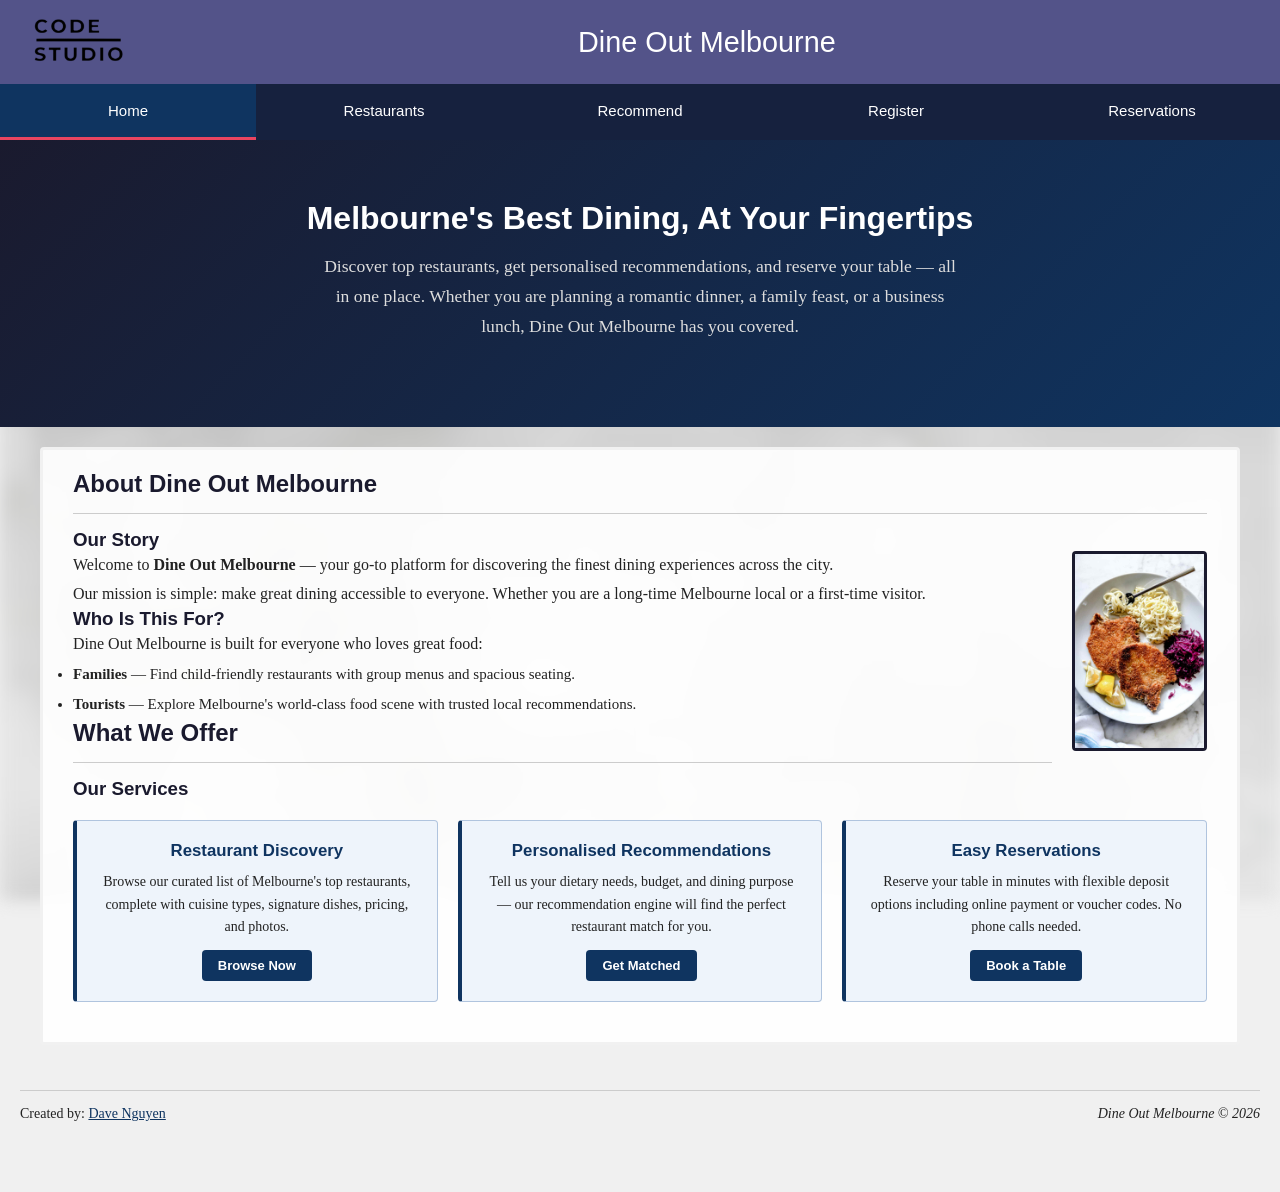
<file: index.html>
<!DOCTYPE html>
<html lang="en">
    <head>
        <meta charset="utf-8">
        <meta name="viewport" content="width=device-width, initial-scale=1.0">
        <meta name="description" content="Dine Out Melbourne - Discover, recommend and reserve the best restaurants in Melbourne">
        <meta name="keywords" content="Melbourne, restaurants, dining, reservations, food, recommendations">
        <meta name="author" content="Dave Nguyen">
        <link href="css/style.css" rel="stylesheet">
        <title>Home - Dine Out Melbourne</title>
    </head>

    <body>
        <header>
            <div class="heading">
                <a href="index.html">
                    <img src="images/Logo.png" alt="Dine Out Melbourne logo">
                </a>
                <h1>Dine Out Melbourne</h1>
            </div>

            <!--Navigation-->
            <nav class="menubar">
                <a href="index.html" class="active">Home</a>
                <a href="restaurants.html">Restaurants</a>
                <a href="recommend.html">Recommend</a>
                <a href="register.html">Register</a>
                <a href="reservation.html">Reservations</a>
            </nav>
        </header>

        <div class="bg-image"></div>

        <!--Banner-->
        <section class="hero">
            <h2>Melbourne's Best Dining, At Your Fingertips</h2>
            <p>
                Discover top restaurants, get personalised recommendations, and reserve your
                table — all in one place. Whether you are planning a romantic dinner, a family
                feast, or a business lunch, Dine Out Melbourne has you covered.
            </p>
        </section>

        <!--Main-->
        <main>
            <div class="bg-text">
                <article>
                    <h2>About Dine Out Melbourne</h2>
                    <hr>
                    <section>
                        <h3>Our Story</h3>
                        <img class="page-image" src="images/Schnitzel.jpg"
                             alt="A beautifully presented dish at a Melbourne restaurant">
                        <p>
                            Welcome to <strong>Dine Out Melbourne</strong> — your go-to platform for
                            discovering the finest dining experiences across the city.
                        </p>
                        <p>
                            Our mission is simple: make great dining accessible to everyone. Whether
                            you are a long-time Melbourne local or a first-time visitor.
                        </p>
                    </section>

                    <!--Target Users-->
                    <section>
                        <h3>Who Is This For?</h3>
                        <p>Dine Out Melbourne is built for everyone who loves great food:</p>
                        <ul>
                            <li>
                                <strong>Families</strong> — Find child-friendly restaurants with group
                                menus and spacious seating.
                            </li>
                            <li>
                                <strong>Tourists</strong> — Explore Melbourne's world-class food scene
                                with trusted local recommendations.
                            </li>
                        </ul>
                    </section>
                </article>

                <!--Services-->
                <article>
                    <h2>What We Offer</h2>
                    <hr>
                    <section>
                        <h3>Our Services</h3>
                        <div class="features-grid">
                            <div class="feature-item">
                                <h3>Restaurant Discovery</h3>
                                <p>
                                    Browse our curated list of Melbourne's top restaurants, complete with
                                    cuisine types, signature dishes, pricing, and photos.
                                </p>
                                <a href="restaurants.html" class="btn btn-secondary"
                                   style="margin-top:12px; display:inline-block; font-size:13px; padding:8px 16px;">
                                    Browse Now
                                </a>
                            </div>

                            <div class="feature-item">
                                <h3>Personalised Recommendations</h3>
                                <p>
                                    Tell us your dietary needs, budget, and dining purpose — our
                                    recommendation engine will find the perfect restaurant match for you.
                                </p>
                                <a href="recommend.html" class="btn btn-secondary"
                                   style="margin-top:12px; display:inline-block; font-size:13px; padding:8px 16px;">
                                    Get Matched
                                </a>
                            </div>

                            <div class="feature-item">
                                <h3>Easy Reservations</h3>
                                <p>
                                    Reserve your table in minutes with flexible deposit options including
                                    online payment or voucher codes. No phone calls needed.
                                </p>
                                <a href="reservation.html" class="btn btn-secondary"
                                   style="margin-top:12px; display:inline-block; font-size:13px; padding:8px 16px;">
                                    Book a Table
                                </a>
                            </div>
                        </div>
                    </section>
                </article>
            </div>
        </main>

        <!--Footer-->
        <footer>
            <hr>
            <span class="footer-contact">
                Created by: <a href="mailto:104697710@student.swin.edu.au">Dave Nguyen</a>
            </span>
            <span class="footer-txt">
                <em>Dine Out Melbourne &copy; 2026</em>
            </span>
        </footer>
        <script src="js/script.js"></script>
    </body>
</html>
</file>
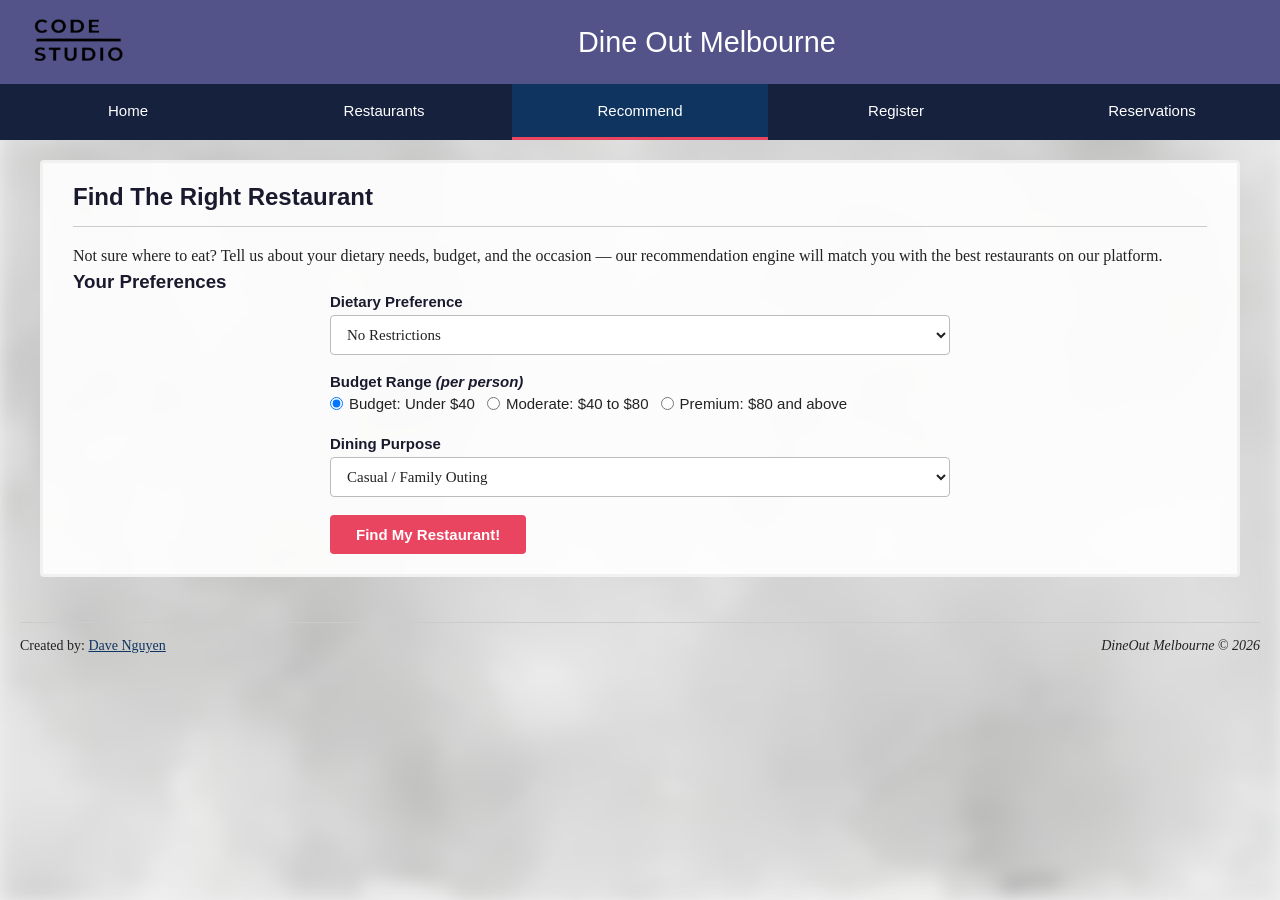
<file: recommend.html>
<!DOCTYPE html>
<html lang="en">
    <head>
        <meta charset="utf-8">
        <meta name="viewport" content="width=device-width, initial-scale=1.0">
        <meta name="description" content="Get personalised restaurant recommendations on Dine Out Melbourne">
        <meta name="keywords" content="Melbourne, restaurant recommendation, dining, food, preferences">
        <meta name="author" content="Dave Nguyen">
        <link href="css/style.css" rel="stylesheet">
        <title>Recommend - Dine Out Melbourne</title>
    </head>

    <body>
        <header>
            <div class="heading">
                <a href="index.html">
                    <img src="images/Logo.png" alt="Dine Out Melbourne logo">
                </a>
                <h1>Dine Out Melbourne</h1>
            </div>
            
            <nav class="menubar"> <!--"active" class marks Recommend as the current page-->
                <a href="index.html">Home</a>
                <a href="restaurants.html">Restaurants</a>
                <a href="recommend.html" class="active">Recommend</a>
                <a href="register.html">Register</a>
                <a href="reservation.html">Reservations</a>
            </nav>
        </header>

        <div class="bg-image"></div>

        <!--Main-->
        <main>
            <div class="bg-text">
                <h2>Find The Right Restaurant</h2>
                <hr>
                <p>
                    Not sure where to eat? Tell us about your dietary needs, budget, and the
                    occasion — our recommendation engine will match you with the best restaurants
                    on our platform.
                </p>

                <!--Recommendation Form-->
                <section>
                    <h3>Your Preferences</h3>
                    <!--
                        All logic for this form is handled in js/script.js — getRecommendations().
                        The function reads the values of #diet, input[name="budget"], and #purpose,
                        applies scoring rules against the restaurant database, then renders
                        matched results inside #recommendation-results.
                    -->
                    <form id="recommend-form" class="form-container" novalidate>
                        <div class="form-group"> <!--Dietary Preference-->
                            <label for="diet">Dietary Preference</label>
                            <select id="diet" name="diet">
                                <option value="none">No Restrictions</option>
                                <option value="vegan">Vegan</option>
                                <option value="vegetarian">Vegetarian</option>
                                <option value="halal">Halal</option>
                            </select>
                        </div>

                        <!--Budget Range — radio buttons so all options are visible at a glance-->
                        <div class="form-group">
                            <label>Budget Range <em>(per person)</em></label>
                            <div class="radio-group">
                                <label>
                                    <input type="radio" name="budget" value="budget" checked>
                                    Budget: Under $40
                                </label>
                                <label>
                                    <input type="radio" name="budget" value="moderate">
                                    Moderate: $40 to $80
                                </label>
                                <label>
                                    <input type="radio" name="budget" value="premium">
                                    Premium: $80 and above
                                </label>
                            </div>
                        </div>

                        <!--Dining Options-->
                        <div class="form-group">
                            <label for="purpose">Dining Purpose</label>
                            <select id="purpose" name="purpose">
                                <option value="casual">Casual / Family Outing</option>
                                <option value="business">Business / Professional</option>
                                <option value="street">Quick Meal / Street Food</option>
                            </select>
                        </div>

                        <!--Error message shown by js if something goes wrong-->
                        <p id="recommend-error" class="error-msg"
                           style="font-size:14px; margin-bottom:10px;">
                        </p>

                        <!--type="button" prevents default form submission; js handles everything-->
                        <button type="button" class="btn" onclick="getRecommendations()">
                            Find My Restaurant!
                        </button>
                    </form>
                </section>

                <!--Recommendation Results-->
                <!--This section is hidden (display:none via CSS) on page load.
                    js/script.js sets it to display:block and shows the matched
                    restaurant cards with "Book This Restaurant" links (button) after the
                    user clicks Find My Restaurant button-->
                <section id="recommendation-results">
                    <hr>
                    <h3 id="results-heading">Your Matches</h3>
                    <p id="results-summary"></p>

                    <!--js show recommended list here-->
                    <div id="results-container"></div>
                </section>
            </div>
        </main>

        <!--Footer-->
        <footer>
            <hr>
            <span class="footer-contact">
                Created by: <a href="mailto:104697710@student.swin.edu.au">Dave Nguyen</a>
            </span>
            <span class="footer-txt">
                <em>DineOut Melbourne &copy; 2026</em>
            </span>
        </footer>
        <script src="js/script.js"></script>
    </body>
</html>
</file>
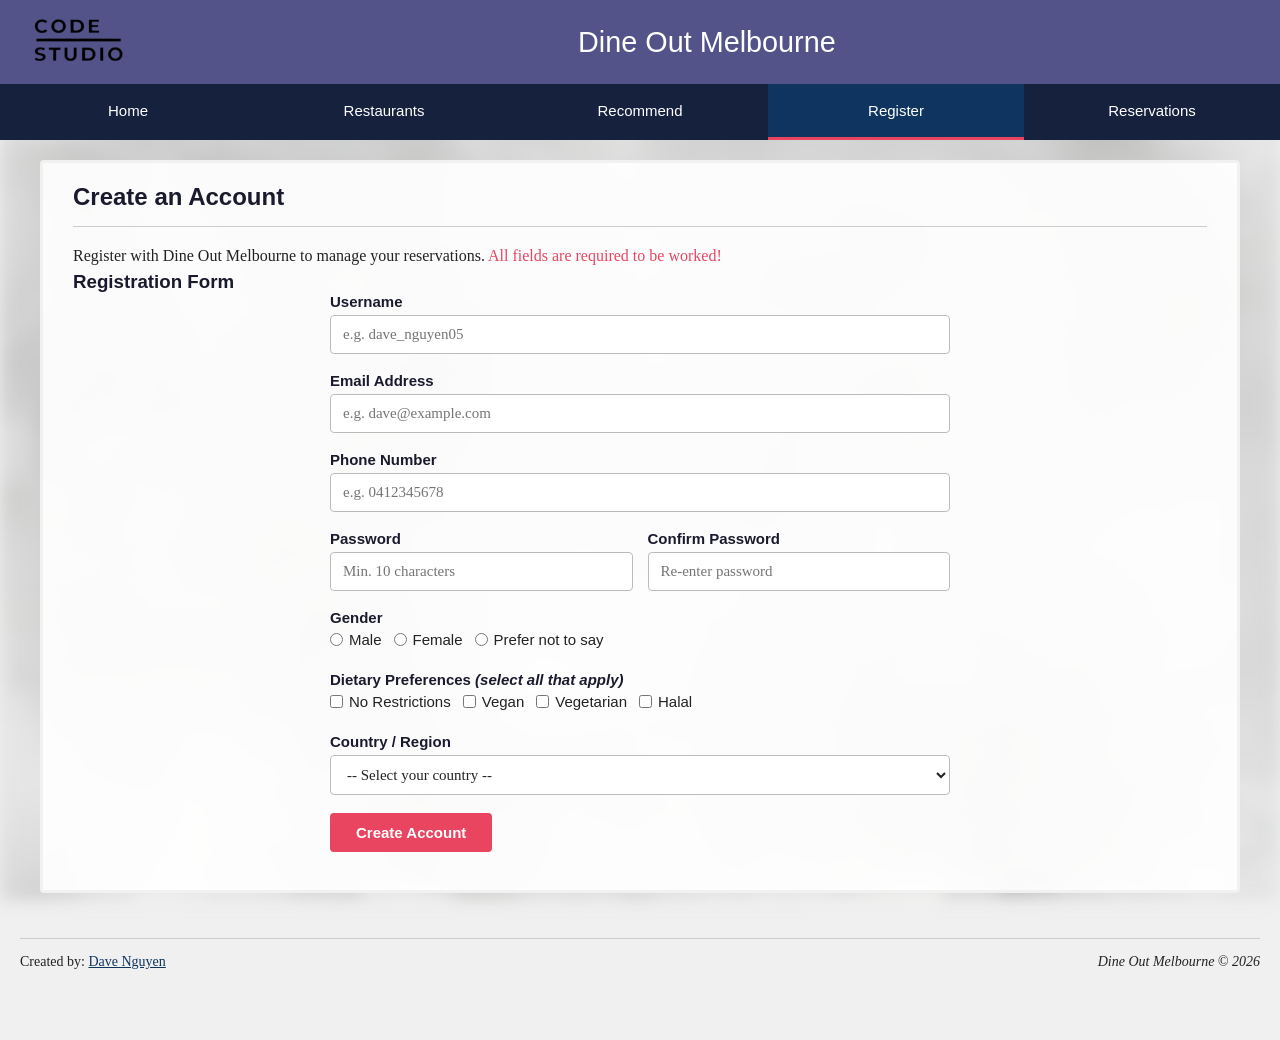
<file: register.html>
<!DOCTYPE html>
<html lang="en">
    <head>
        <meta charset="utf-8">
        <meta name="viewport" content="width=device-width, initial-scale=1.0">
        <meta name="description" content="Create a Dine Out Melbourne account to save preferences and manage reservations">
        <meta name="keywords" content="Melbourne, register, account, dining, sign up">
        <meta name="author" content="Dave Nguyen">
        <link href="css/style.css" rel="stylesheet">
        <title>Register - Dine Out Melbourne</title>
    </head>

    <body>
        <header>
            <div class="heading">
                <a href="index.html">
                    <img src="images/Logo.png" alt="Dine Out Melbourne logo">
                </a>
                <h1>Dine Out Melbourne</h1>
            </div>

            <nav class="menubar"> <!--"active" class marks Register as the current page-->
                <a href="index.html">Home</a>
                <a href="restaurants.html">Restaurants</a>
                <a href="recommend.html">Recommend</a>
                <a href="register.html" class="active">Register</a>
                <a href="reservation.html">Reservations</a>
            </nav>
        </header>

        <div class="bg-image"></div>

        <!--Main-->
        <main>
            <div class="bg-text">
                <h2>Create an Account</h2>
                <hr>
                <p>
                    Register with Dine Out Melbourne to manage your reservations.
                    <span style="color: #e94560;">All fields are required to be worked!</span>
                </p>

                <section>
                    <h3>Registration Form</h3>
                    <!--js validation in script.js (validateRegisterForm) takes full control.
                        The form has no action because no database is required — js blocks
                        submission until all rules pass, then shows a success message-->
                    <form id="register-form" class="form-container" novalidate>

                        <!--Username-->
                        <div class="form-group">
                            <label for="reg-username">Username</label>
                            <input type="text" id="reg-username" name="username"
                                   placeholder="e.g. dave_nguyen05"
                                   autocomplete="username">
                            <span class="error-msg" id="err-username">
                                Username must be at least 5 characters and contain only
                                letters, numbers, and underscores.
                            </span> <!--Rule: min 5 chars, letters/numbers/underscores only. js shows this span and adds class="invalid" on the input if invalid-->
                        </div>

                        <!--Email-->
                        <div class="form-group">
                            <label for="reg-email">Email Address</label>
                            <input type="email" id="reg-email" name="email"
                                   placeholder="e.g. dave@example.com"
                                   autocomplete="email">
                            <span class="error-msg" id="err-email">
                                Please enter a valid email address (e.g. name@domain.com).
                            </span> <!--Rule: valid email format (must contain @ and a domain)-->
                        </div>

                        <!--Phone Number-->
                        <div class="form-group">
                            <label for="reg-phone">Phone Number</label>
                            <input type="tel" id="reg-phone" name="phone"
                                   placeholder="e.g. 0412345678"
                                   autocomplete="tel">
                            <span class="error-msg" id="err-phone">
                                Phone number must contain digits only and be between 8 and 15 digits.
                            </span> <!--Rule: digits only, 8–15 digits-->
                        </div>

                        <!--Password and Confirm Password-->
                        <div class="form-row">
                            <div class="form-group">
                                <label for="reg-password">Password</label>
                                <input type="password" id="reg-password" name="password"
                                       placeholder="Min. 10 characters"
                                       autocomplete="new-password">
                                <span class="error-msg" id="err-password">
                                    Password must be at least 10 characters and include uppercase,
                                    lowercase, a number, and a special character.
                                </span> <!--Rule: min 10 chars, must include at least one uppercase letter, one lowercase letter, one digit, and one special character-->
                            </div>

                            <div class="form-group">
                                <label for="reg-confirm">Confirm Password</label>
                                <input type="password" id="reg-confirm" name="confirm"
                                       placeholder="Re-enter password"
                                       autocomplete="new-password">
                                <span class="error-msg" id="err-confirm">
                                    Passwords do not match. Please try again.
                                </span> <!--Rule: must exactly match the password field-->
                            </div>
                        </div>

                        <!--Gender-->
                        <div class="form-group">
                            <label>Gender</label>
                            <div class="radio-group">
                                <label>
                                    <input type="radio" name="gender" value="male"> Male
                                </label>
                                <label>
                                    <input type="radio" name="gender" value="female"> Female
                                </label>
                                <label>
                                    <input type="radio" name="gender" value="prefer-not"> Prefer not to say
                                </label>
                            </div>
                            <span class="error-msg" id="err-gender">
                                Please select a gender option.
                            </span> <!--Rule: at least one radio must be selected. js checks that document.querySelector('input[name="gender"]:checked') is not null-->
                        </div>

                        <!--Dietary Preferences-->
                        <div class="form-group">
                            <label>Dietary Preferences <em>(select all that apply)</em></label>
                            <div class="checkbox-group">
                                <label>
                                    <input type="checkbox" name="dietary" value="none"> No Restrictions
                                </label>
                                <label>
                                    <input type="checkbox" name="dietary" value="vegan"> Vegan
                                </label>
                                <label>
                                    <input type="checkbox" name="dietary" value="vegetarian"> Vegetarian
                                </label>
                                <label>
                                    <input type="checkbox" name="dietary" value="halal"> Halal
                                </label>
                            </div>
                            <span class="error-msg" id="err-dietary">
                                Please select at least one dietary preference.
                            </span> <!--Rule: at least one checkbox must be selected. js checks that document.querySelectorAll('input[name="dietary"]:checked').length > 0-->
                        </div>

                        <!--Country / Region-->
                        <div class="form-group">
                            <label for="reg-country">Country / Region</label>
                            <select id="reg-country" name="country">
                                <option value="">-- Select your country --</option>
                                <option value="AU">Australia</option>
                                <option value="NZ">New Zealand</option>
                                <option value="VN">Vietnam</option>
                                <option value="CN">China</option>
                                <option value="JP">Japan</option>
                                <option value="OTHER">Other</option>
                            </select>
                            <span class="error-msg" id="err-country">
                                Please select your country or region.
                            </span> <!--Rule: a selection must be made (value cannot be empty). js checks that document.getElementById('reg-country').value is not empty string-->
                        </div>

                        <!--Submit-->
                        <!--type="button" prevents default browser form submission.
                            js function validateRegisterForm() in script.js runs all
                            rules, marks invalid fields, and only shows the success
                            message when every rule passes-->
                        <div class="form-group">
                            <button type="button" class="btn" onclick="validateRegisterForm()">
                                Create Account
                            </button>
                        </div>

                        <!--Success Message-->
                        <div id="register-success" class="hidden"
                             style="background-color:#d4edda; border:1px solid #28a745;
                                    border-radius:4px; padding:15px; margin-top:10px; color:#155724;">
                            <strong>Account created successfully!</strong>
                            Welcome to Dine Out Melbourne. You can now
                            <a href="reservation.html" style="color:#0f3460;">make a reservation</a>.
                        </div>

                    </form>
                </section>
            </div>
        </main>

        <!--Footer-->
        <footer>
            <hr>
            <span class="footer-contact">
                Created by: <a href="mailto:104697710@student.swin.edu.au">Dave Nguyen</a>
            </span>
            <span class="footer-txt">
                <em>Dine Out Melbourne &copy; 2026</em>
            </span>
        </footer>
        <script src="js/script.js"></script>
    </body>
</html>
</file>
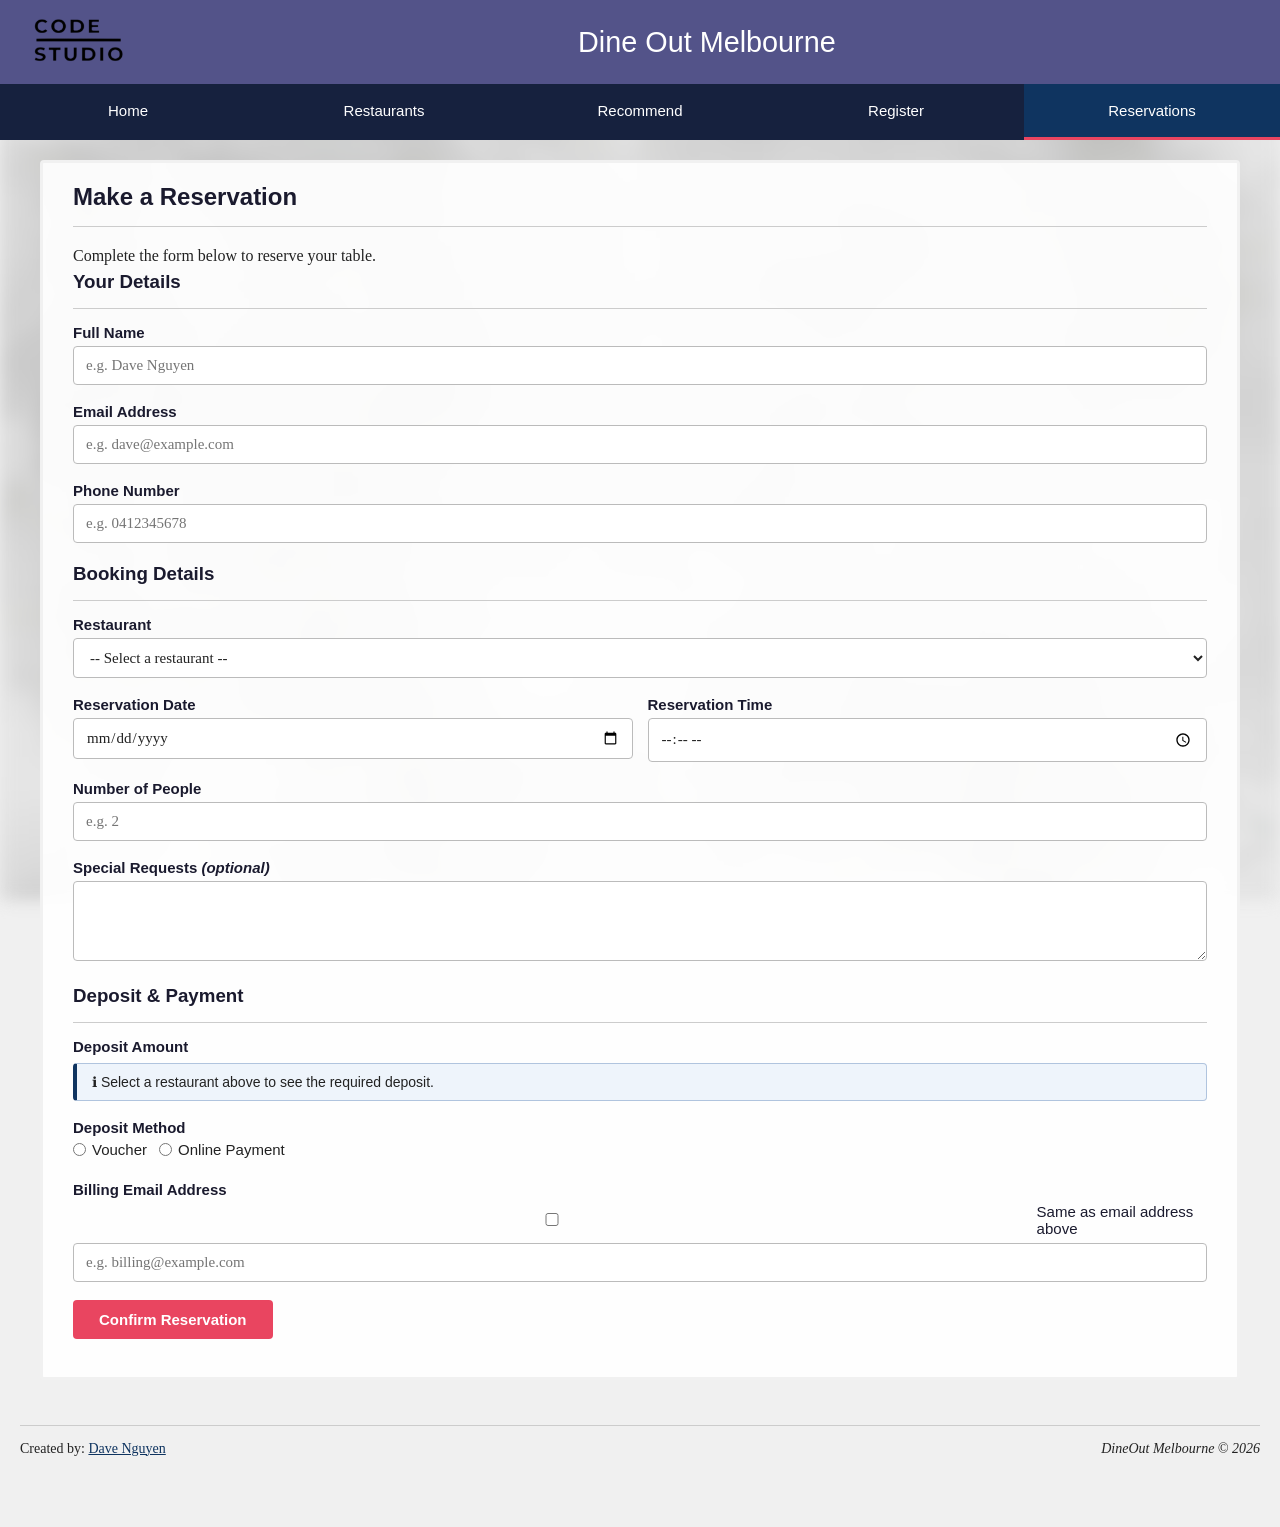
<file: reservation.html>
<!DOCTYPE html>
<html lang="en">
    <head>
        <meta charset="utf-8">
        <meta name="viewport" content="width=device-width, initial-scale=1.0">
        <meta name="description" content="Reserve a table at your favourite Melbourne restaurant on Dine Out Melbourne">
        <meta name="keywords" content="Melbourne, reservation, book a table, restaurant, dining">
        <meta name="author" content="Dave Nguyen">
        <link href="css/style.css" rel="stylesheet">
        <title>Reservations - Dine Out Melbourne</title>
    </head>

    <body>
        <header>
            <div class="heading">
                <a href="index.html">
                    <img src="images/Logo.png" alt="Dine Out Melbourne logo">
                </a>
                <h1>Dine Out Melbourne</h1>
            </div>

            <nav class="menubar">
                <a href="index.html">Home</a>
                <a href="restaurants.html">Restaurants</a>
                <a href="recommend.html">Recommend</a>
                <a href="register.html">Register</a>
                <a href="reservation.html" class="active">Reservations</a>
            </nav>
        </header>

        <div class="bg-image"></div>

        <!--Main-->
        <main>
            <div class="bg-text">
                <h2>Make a Reservation</h2>
                <hr>
                <p>
                    Complete the form below to reserve your table.
                </p>

                <section>
                    <!--All rules are enforced by validateReservationForm() in js/script.js, which returns false to
                        block submission if any field is invalid.
                        On page load, script.js also reads the '?restaurant= URL' query parameter
                        (set by the Reserve buttons on restaurants.html, recommend.html, and
                        index.html) and pre-fills the restaurant dropdown automatically.-->
                    <form id="reservation-form" method="post" 
                          action="http://mercury.swin.edu.au/it104697710/cos10005/regtest.php"
                          novalidate>
                          <!--method="post" and action pointing to the Mercury test server as required-->

                        <!--Personal Details-->
                        <h3>Your Details</h3>
                        <hr>
                        <!--Full Name-->
                        <div class="form-group">
                            <label for="res-name">Full Name</label>
                            <input type="text" id="res-name" name="fullname"
                                   placeholder="e.g. Dave Nguyen"
                                   autocomplete="name">
                            <span class="error-msg" id="err-res-name">
                                Full name is required.
                            </span>
                        </div>

                        <!--Email Address-->
                        <div class="form-group">
                            <label for="res-email">Email Address</label>
                            <input type="email" id="res-email" name="email"
                                   placeholder="e.g. dave@example.com"
                                   autocomplete="email">
                            <span class="error-msg" id="err-res-email">
                                Please enter a valid email address.
                            </span>
                        </div>

                        <!--Phone Number-->
                        <div class="form-group">
                            <label for="res-phone">Phone Number</label>
                            <input type="tel" id="res-phone" name="phone"
                                   placeholder="e.g. 0412345678"
                                   autocomplete="tel">
                            <span class="error-msg" id="err-res-phone">
                                Phone number must contain at least 10 digits.
                            </span> <!--Rule: at least 10 digits-->
                        </div>

                        <!--Booking Details-->
                        <h3 style="margin-top:20px;">Booking Details</h3>
                        <hr>
                        <!--Restaurant Selection, data-deposit on each option stores the deposit amount in dollars.
                            js reads this via updateDeposit() whenever the selection changes.
                            On page load, js also checks window.location.search for ?restaurant=
                            and sets this dropdown's value to match, then calls updateDeposit().
                            Users can always change their selection here-->
                        <div class="form-group">
                            <label for="res-restaurant">Restaurant</label>
                            <select id="res-restaurant" name="restaurant"
                                    onchange="updateDeposit()">
                                <option value="">-- Select a restaurant --</option>
                                <option value="Supernormal" data-deposit="25">
                                    Supernormal
                                </option>
                                <option value="Vue de monde" data-deposit="50">
                                    Vue de monde
                                </option>
                                <option value="Chin Chin" data-deposit="20">
                                    Chin Chin
                                </option>
                                <option value="Tipo 00" data-deposit="20">
                                    Tipo 00
                                </option>
                                <option value="Flower Drum" data-deposit="30">
                                    Flower Drum
                                </option>
                                <option value="Mamasita" data-deposit="15">
                                    Mamasita
                                </option>
                            </select>
                            <span class="error-msg" id="err-res-restaurant">
                                Please select a restaurant.
                            </span>
                        </div>

                        <!--Reservation Date and Time (side by side on desktop)-->
                        <div class="form-row">
                            <div class="form-group">
                                <label for="res-date">Reservation Date</label>
                                <!--min attribute is set to today's date by js on page load
                                    so the date picker prevents past dates in the UI.
                                    js also validates this on submit-->
                                <input type="date" id="res-date" name="date">
                                <span class="error-msg" id="err-res-date">
                                    Please select a date that is not in the past.
                                </span>
                            </div>

                            <div class="form-group">
                                <label for="res-time">Reservation Time</label>
                                <input type="time" id="res-time" name="time"
                                       min="09:00" max="22:00">
                                <span class="error-msg" id="err-res-time">
                                    Please select a time between 9:00 AM and 10:00 PM.
                                </span>
                            </div>
                        </div>

                        <!--Number of People-->
                        <div class="form-group">
                            <label for="res-people">Number of People</label>
                            <input type="number" id="res-people" name="people"
                                   min="1" placeholder="e.g. 2">
                            <span class="error-msg" id="err-res-people">
                                Number of people must be at least 1.
                            </span> <!--Rule: must be greater than 0-->
                        </div>

                        <!--Special Requests (optional — no validation required)-->
                        <div class="form-group">
                            <label for="res-special">
                                Special Requests <em>(optional)</em>
                            </label>
                            <textarea id="res-special" name="special"
                                      placeholder="e.g. Window table, high chair needed, birthday celebration, dietary notes...">
                            </textarea>
                        </div>

                        <!--Deposit & Payment-->
                        <h3 style="margin-top:20px;">Deposit & Payment</h3>
                        <hr>
                        <!--Deposit Amount display.
                            The deposit-info div shows a human-readable message updated by
                            updateDeposit() in script.js whenever the restaurant changes.
                            The hidden input stores the numeric value for form submission-->
                        <div class="form-group">
                            <label>Deposit Amount</label>
                            <div class="deposit-info" id="deposit-display">
                                Select a restaurant above to see the required deposit.
                            </div>
                            <input type="hidden" id="res-deposit" name="deposit" value="">
                        </div>

                        <!--Deposit Method-->
                        <div class="form-group">
                            <label>Deposit Method</label>
                            <div class="radio-group">
                                <label>
                                    <input type="radio" name="deposit-method" value="voucher"
                                           onchange="togglePaymentFields()"> <!--onchange calls togglePaymentFields() in script.js,
                                                                                which shows #voucher-section and hides #card-section-->
                                    Voucher
                                </label>
                                <label>
                                    <input type="radio" name="deposit-method" value="online"
                                           onchange="togglePaymentFields()"> <!--onchange calls togglePaymentFields() in script.js,
                                                                                which shows #card-section and hides #voucher-section-->
                                    Online Payment
                                </label>
                            </div>
                            <span class="error-msg" id="err-deposit-method">
                                Please select a deposit payment method.
                            </span>
                        </div>

                        <!--Voucher Section — hidden by default (class="hidden").
                            Shown by togglePaymentFields() when "Voucher" is selected.
                            No validation required on the voucher code, just a 12-digit textbox-->
                        <div id="voucher-section" class="hidden">
                            <div class="form-group">
                                <label for="res-voucher">Voucher Code</label>
                                <input type="text" id="res-voucher" name="voucher"
                                       placeholder="Enter your 12-digit voucher code"
                                       maxlength="12">
                                <span class="error-msg" id="err-voucher">
                                    Please enter your 12-digit voucher code.
                                </span>
                            </div>
                        </div>

                        <!--Card Section — hidden by default (class="hidden").
                            Shown by togglePaymentFields() when "Online Payment" is selected.
                            updateCardPlaceholder() in script.js adjusts maxlength 
                            and placeholder text when the card type select changes-->
                        <div id="card-section" class="hidden">
                            <div class="form-group">
                                <label for="res-card-type">Card Type</label>
                                <select id="res-card-type" name="card-type"
                                        onchange="updateCardPlaceholder()">
                                    <option value="">-- Select card type --</option>
                                    <option value="visa">Visa (16 digits)</option>
                                    <option value="mastercard">Mastercard (16 digits)</option>
                                    <option value="amex">American Express (15 digits)</option>
                                </select>
                                <span class="error-msg" id="err-card-type">
                                    Please select a card type.
                                </span>
                            </div>

                            <div class="form-group">
                                <label for="res-card-number">Card Number</label>
                                <!--maxlength and placeholder are updated by
                                    updateCardPlaceholder() based on the selected card type-->
                                <input type="text" id="res-card-number" name="card-number"
                                       placeholder="Enter card number" maxlength="16">
                                <span class="error-msg" id="err-card-number">
                                    Please enter a valid card number
                                    (Visa/Mastercard: 16 digits, Amex: 15 digits).
                                </span>
                            </div>
                        </div>

                        <!--Billing Email-->
                        <div class="form-group">
                            <label for="res-billing-email">Billing Email Address</label>
                            <!--"Same as email address" checkbox.
                                When checked, copyEmail() in script.js copies the value from
                                #res-email into #res-billing-email and makes it readonly.
                                When unchecked, the field is cleared and made editable again.-->
                            <label style="font-weight:normal; display:flex; align-items:center;
                                          gap:6px; cursor:pointer; margin-bottom:6px;">
                                <input type="checkbox" id="same-email" onchange="copyEmail()">
                                Same as email address above
                            </label>

                            <input type="email" id="res-billing-email" name="billing-email"
                                   placeholder="e.g. billing@example.com"
                                   autocomplete="email">
                            <span class="error-msg" id="err-billing-email">
                                Please enter a valid billing email address.
                            </span>
                        </div>

                        <!--Submit Button-->
                        <!--type="submit" allows the form to POST to the Mercury server.
                            onclick="return validateReservationForm()" calls the js validator —
                            if it returns false, submission is blocked and errors are shown;
                            if it returns true, the form posts normally to the action URL-->
                        <div class="form-group" style="margin-top:10px;">
                            <button type="submit" class="btn"
                                    onclick="return validateReservationForm()">
                                Confirm Reservation
                            </button>
                        </div>
                    </form>
                </section>
            </div>
        </main>

        <!--Footer-->
        <footer>
            <hr>
            <span class="footer-contact">
                Created by: <a href="mailto:104697710@student.swin.edu.au">Dave Nguyen</a>
            </span>
            <span class="footer-txt">
                <em>DineOut Melbourne &copy; 2026</em>
            </span>
        </footer>
        <script src="js/script.js"></script>
    </body>
</html>
</file>
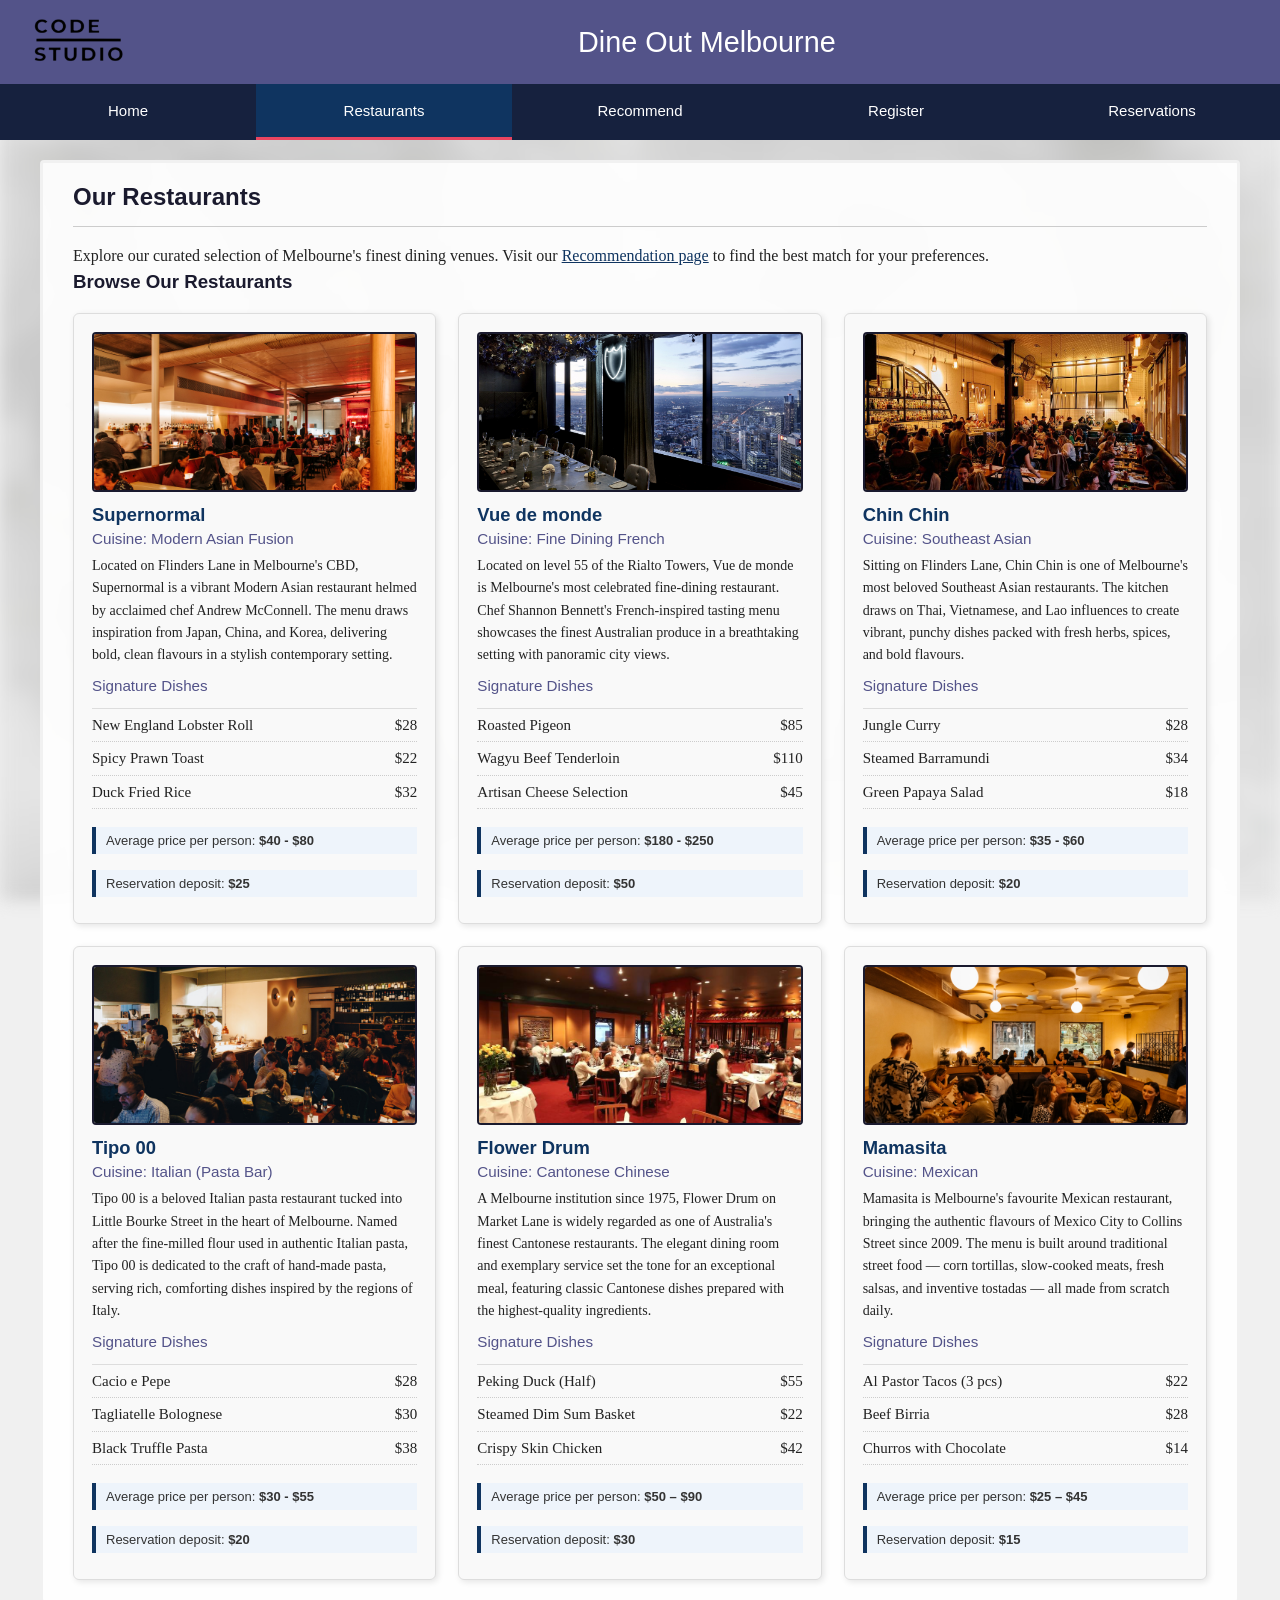
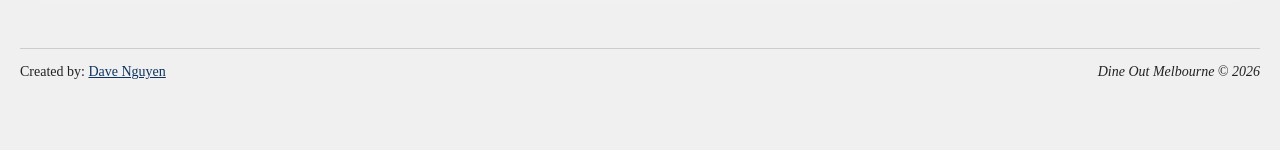
<file: restaurants.html>
<!DOCTYPE html>
<html lang="en">
    <head>
        <meta charset="utf-8">
        <meta name="viewport" content="width=device-width, initial-scale=1.0">
        <meta name="description" content="Browse Melbourne's best restaurants on Dine Out Melbourne">
        <meta name="keywords" content="Melbourne, restaurants, dining, food, menus, reservations">
        <meta name="author" content="Dave Nguyen">
        <link href="css/style.css" rel="stylesheet">
        <title>Restaurants - Dine Out Melbourne</title>
    </head>

    <body>
        <header>
            <div class="heading">
                <a href="index.html">
                    <img src="images/Logo.png" alt="Dine Out Melbourne logo">
                </a>
                <h1>Dine Out Melbourne</h1>
            </div>

            <nav class="menubar">
                <a href="index.html">Home</a>
                <a href="restaurants.html" class="active">Restaurants</a>
                <a href="recommend.html">Recommend</a>
                <a href="register.html">Register</a>
                <a href="reservation.html">Reservations</a>
            </nav>
        </header>

        <div class="bg-image"></div>

        <!--Main-->
        <main>
            <div class="bg-text">
                <h2>Our Restaurants</h2>
                <hr>
                <p>
                    Explore our curated selection of Melbourne's finest dining venues.
                    Visit our <a href="recommend.html">Recommendation page</a>
                    to find the best match for your preferences.
                </p>

                <!--Restaurant List-->
                <section>
                    <h3>Browse Our Restaurants</h3>
                    <div class="restaurant-grid">

                        <!--Supernormal-->
                        <article class="restaurant-card">
                            <img src="images/Supernormal.jpg" alt="Interior of Supernormal restaurant on Flinders Lane">
                            <h2>Supernormal</h2>
                            <h3>Cuisine: Modern Asian Fusion</h3>
                            <p>
                                Located on Flinders Lane in Melbourne's CBD, Supernormal is a vibrant
                                Modern Asian restaurant helmed by acclaimed chef Andrew McConnell. The
                                menu draws inspiration from Japan, China, and Korea, delivering bold,
                                clean flavours in a stylish contemporary setting.
                            </p>

                            <h3>Signature Dishes</h3>
                            <ul class="dish-list">
                                <li><span>New England Lobster Roll</span> <span>$28</span></li>
                                <li><span>Spicy Prawn Toast</span>        <span>$22</span></li>
                                <li><span>Duck Fried Rice</span>          <span>$32</span></li>
                            </ul>

                            <div class="price-tag">
                                Average price per person: <strong>$40 - $80</strong>
                            </div>
                            <div class="price-tag">
                                Reservation deposit: <strong>$25</strong>
                            </div>
                        </article>

                        <!--Vue de monde-->
                        <article class="restaurant-card">
                            <img src="images/Vue De Monde.jpg" alt="Panoramic dining room at Vue de monde, Rialto Towers">
                            <h2>Vue de monde</h2>
                            <h3>Cuisine: Fine Dining French</h3>
                            <p>
                                Located on level 55 of the Rialto Towers, Vue de monde is Melbourne's
                                most celebrated fine-dining restaurant. Chef Shannon Bennett's
                                French-inspired tasting menu showcases the finest Australian produce in
                                a breathtaking setting with panoramic city views.
                            </p>

                            <h3>Signature Dishes</h3>
                            <ul class="dish-list">
                                <li><span>Roasted Pigeon</span>          <span>$85</span></li>
                                <li><span>Wagyu Beef Tenderloin</span>   <span>$110</span></li>
                                <li><span>Artisan Cheese Selection</span><span>$45</span></li>
                            </ul>

                            <div class="price-tag">
                                Average price per person: <strong>$180 - $250</strong>
                            </div>
                            <div class="price-tag">
                                Reservation deposit: <strong>$50</strong>
                            </div>
                        </article>

                        <!--Chin Chin-->
                        <article class="restaurant-card">
                            <img src="images/Chin-chin.jpg" alt="Colourful dishes at Chin Chin on Flinders Lane">
                            <h2>Chin Chin</h2>
                            <h3>Cuisine: Southeast Asian</h3>
                            <p>
                                Sitting on Flinders Lane, Chin Chin is one of Melbourne's most beloved
                                Southeast Asian restaurants. The kitchen draws on Thai, Vietnamese, and
                                Lao influences to create vibrant, punchy dishes packed with fresh herbs,
                                spices, and bold flavours.
                            </p>

                            <h3>Signature Dishes</h3>
                            <ul class="dish-list">
                                <li><span>Jungle Curry</span>               <span>$28</span></li>
                                <li><span>Steamed Barramundi</span>         <span>$34</span></li>
                                <li><span>Green Papaya Salad</span>         <span>$18</span></li>
                            </ul>

                            <div class="price-tag">
                                Average price per person: <strong>$35 - $60</strong>
                            </div>
                            <div class="price-tag">
                                Reservation deposit: <strong>$20</strong>
                            </div>
                        </article>

                        <!--Tipo 00-->
                        <article class="restaurant-card">
                            <img src="images/Tipo00.jpg" alt="Hand-made pasta dishes at Tipo 00, Little Bourke Street">
                            <h2>Tipo 00</h2>
                            <h3>Cuisine: Italian (Pasta Bar)</h3>
                            <p>
                                Tipo 00 is a beloved Italian pasta restaurant tucked into Little Bourke
                                Street in the heart of Melbourne. Named after the fine-milled flour used
                                in authentic Italian pasta, Tipo 00 is dedicated to the craft of
                                hand-made pasta, serving rich, comforting dishes inspired by the regions
                                of Italy.
                            </p>

                            <h3>Signature Dishes</h3>
                            <ul class="dish-list">
                                <li><span>Cacio e Pepe</span>          <span>$28</span></li>
                                <li><span>Tagliatelle Bolognese</span> <span>$30</span></li>
                                <li><span>Black Truffle Pasta</span>   <span>$38</span></li>
                            </ul>

                            <div class="price-tag">
                                Average price per person: <strong>$30 - $55</strong>
                            </div>
                            <div class="price-tag">
                                Reservation deposit: <strong>$20</strong>
                            </div>
                        </article>

                        <!--Flower Drum-->
                        <article class="restaurant-card">
                            <img src="images/Flower Drum.jpg" alt="Elegant dining room at Flower Drum, Market Lane Melbourne">
                            <h2>Flower Drum</h2>
                            <h3>Cuisine: Cantonese Chinese</h3>
                            <p>
                                A Melbourne institution since 1975, Flower Drum on Market Lane is widely
                                regarded as one of Australia's finest Cantonese restaurants. The elegant
                                dining room and exemplary service set the tone for an exceptional meal,
                                featuring classic Cantonese dishes prepared with the highest-quality
                                ingredients.
                            </p>

                            <h3>Signature Dishes</h3>
                            <ul class="dish-list">
                                <li><span>Peking Duck (Half)</span>        <span>$55</span></li>
                                <li><span>Steamed Dim Sum Basket</span>    <span>$22</span></li>
                                <li><span>Crispy Skin Chicken</span>       <span>$42</span></li>
                            </ul>

                            <div class="price-tag">
                                Average price per person: <strong>$50 – $90</strong>
                            </div>
                            <div class="price-tag">
                                Reservation deposit: <strong>$30</strong>
                            </div>
                        </article>

                        <!--Mamasita-->
                        <article class="restaurant-card">
                            <img src="images/Mamasita.jpg" alt="Tacos and colourful dishes at Mamasita on Collins Street">
                            <h2>Mamasita</h2>
                            <h3>Cuisine: Mexican</h3>
                            <p>
                                Mamasita is Melbourne's favourite Mexican restaurant, bringing the
                                authentic flavours of Mexico City to Collins Street since 2009. The menu
                                is built around traditional street food — corn tortillas, slow-cooked
                                meats, fresh salsas, and inventive tostadas — all made from scratch
                                daily.
                            </p>

                            <h3>Signature Dishes</h3>
                            <ul class="dish-list">
                                <li><span>Al Pastor Tacos (3 pcs)</span>  <span>$22</span></li>
                                <li><span>Beef Birria</span>               <span>$28</span></li>
                                <li><span>Churros with Chocolate</span>    <span>$14</span></li>
                            </ul>

                            <div class="price-tag">
                                Average price per person: <strong>$25 – $45</strong>
                            </div>
                            <div class="price-tag">
                                Reservation deposit: <strong>$15</strong>
                            </div>
                        </article>
                    </div> <!-- end Restaurant List -->
                </section>
            </div>
        </main>

        <!--Footer-->
        <footer>
            <hr>
            <span class="footer-contact">
                Created by: <a href="mailto:104697710@student.swin.edu.au">Dave Nguyen</a>
            </span>
            <span class="footer-txt">
                <em>Dine Out Melbourne &copy; 2026</em>
            </span>
        </footer>
        <script src="js/script.js"></script>
    </body>
</html>
</file>
<file: css/style.css>
/*filename: style.css
author: Dave Nguyen
description: Main stylesheet for Assignment-2 restaurant discovery
            and reservation platform. Covers desktop (>=1024px),
            tablet (768-1023px), and mobile (<=767px) layouts.*/
* {
    box-sizing: border-box;
    margin: 0;
    padding: 0;
}

body {
    font-family: 'Georgia', serif;
    background-color: #f0f0f0;
    color: #222;
    padding-bottom: 60px;
}

h1, h2, h3, h4 {
    font-family: 'Lato', sans-serif;
    color: #1a1a2e;
}

p {
    line-height: 1.8;
    font-size: 16px;
}

a {
    color: #0f3460;
    text-decoration: underline;
}

a:hover {
    color: #e94560;
}

ul li, ol li {
    line-height: 2;
    font-size: 15px;
}

hr {
    border: none;
    border-top: 1px solid #ccc;
    margin: 15px 0;
}

/*Header*/
header {
    position: relative;
    z-index: 3;
    background-color: #535389;
    color: white;
}

.heading {
    display: flex;
    align-items: center;
    padding: 10px 20px;
}

.heading img {
    margin-right: 15px;
    max-height: 60px;
}

.heading h1 {
    flex: 1;
    text-align: center;
    font-family: 'Lato', sans-serif;
    font-weight: 400;
    color: white;
    font-size: 1.8em;
    margin: 0;
}

/*Navigation*/
nav.menubar {
    background-color: #16213e;
    display: flex;
    overflow: auto;
}

nav.menubar a {
    flex: 1;
    padding: 18px 10px;
    color: white;
    text-decoration: none;
    font-size: 15px;
    font-family: 'Lato', sans-serif;
    text-align: center;
    transition: background-color 0.4s ease;
}

nav.menubar a:hover {
    color: white;
    background-color: #0f3460;
}

/*Active page highlight — set class="active" on the matching <a> per page*/
nav.menubar a.active {
    background-color: #0f3460;
    border-bottom: 3px solid #e94560;
    color: white;
}

/*Background Image*/
.bg-image {
    background-image: url("../images/background.jpg");
    background-position: center;
    background-repeat: no-repeat;
    background-size: cover;
    filter: blur(8px);
    position: fixed;
    top: 0;
    left: 0;
    right: 0;
    bottom: 0;
    z-index: -1;
}

.bg-text {
    background-color: rgba(255, 255, 255, 0.92);
    color: #222;
    border: 3px solid #f1f1f1;
    position: relative;
    z-index: 2;
    width: 95%;
    max-width: 1200px;
    padding: 20px 30px;
    margin: 20px auto;
    overflow: auto;
    min-height: 100px;
    border-radius: 4px;
}

/*Banner*/
.hero {
    background: linear-gradient(135deg, #1a1a2e 0%, #0f3460 100%);
    color: white;
    text-align: center;
    padding: 60px 20px;
    position: relative;
    z-index: 2;
}

.hero h2 {
    color: white;
    font-size: 2em;
    margin-bottom: 15px;
}

.hero p {
    font-size: 1.1em;
    color: #ddd;
    max-width: 640px;
    margin: 0 auto 25px;
    line-height: 1.7;
}

.hero-buttons {
    display: flex;
    justify-content: center;
    gap: 15px;
    flex-wrap: wrap;
}

/*Buttons*/

.btn {
    display: inline-block;
    background-color: #e94560;
    color: white;
    padding: 11px 26px;
    border-radius: 4px;
    text-decoration: none;
    font-family: 'Lato', sans-serif;
    font-size: 15px;
    font-weight: bold;
    border: none;
    cursor: pointer;
    transition: background-color 0.3s ease;
}

.btn:hover {
    background-color: #c73652;
    color: white;
}

.btn-secondary {
    background-color: #0f3460;
}

.btn-secondary:hover {
    background-color: #0a2540;
    color: white;
}

/*Features Grid*/
.features-grid {
    display: grid;
    grid-template-columns: repeat(3, 1fr);
    gap: 20px;
    margin: 20px 0;
}

.feature-item {
    background-color: #eef4fb;
    border: 1px solid #b0c4de;
    border-left: 4px solid #0f3460;
    border-radius: 4px;
    padding: 20px;
    text-align: center;
}

.feature-item h3 {
    color: #0f3460;
    margin-bottom: 10px;
    font-size: 1.05em;
}

.feature-item p {
    font-size: 14px;
    line-height: 1.6;
}

/*Image*/
.page-image {
    max-width: 260px;
    max-height: 200px;
    width: auto;
    height: auto;
    float: right;
    margin: 0 0 15px 20px;
    border: 3px solid #1a1a2e;
    border-radius: 4px;
    object-fit: cover;
}

/*Restaurant Listing*/
.restaurant-grid {
    display: grid;
    grid-template-columns: repeat(3, 1fr);
    gap: 22px;
    margin-top: 20px;
}

.restaurant-card {
    background-color: #f9f9f9;
    border: 1px solid #ddd;
    border-radius: 6px;
    padding: 18px;
    box-shadow: 2px 2px 6px rgba(0, 0, 0, 0.1);
    overflow: hidden;
    display: flex;
    flex-direction: column;
}

.restaurant-card img {
    width: 100%;
    height: 160px;
    object-fit: cover;
    border-radius: 4px;
    margin-bottom: 12px;
    border: 2px solid #1a1a2e;
}

.restaurant-card h2 {
    color: #0f3460;
    font-size: 1.15em;
    margin-bottom: 4px;
}

.restaurant-card h3 {
    color: #535389;
    font-size: 0.95em;
    font-weight: normal;
    margin-bottom: 8px;
}

.restaurant-card p {
    font-size: 14px;
    line-height: 1.6;
    flex-grow: 1;
    margin-bottom: 10px;
}

.dish-list {
    list-style: none;
    padding: 0;
    margin: 6px 0 10px;
    font-size: 14px;
    border-top: 1px solid #ddd;
}

.dish-list li {
    display: flex;
    justify-content: space-between;
    padding: 5px 0;
    border-bottom: 1px dotted #ccc;
    line-height: 1.5;
}

.price-tag {
    background-color: #eef4fb;
    border-left: 4px solid #0f3460;
    padding: 6px 10px;
    font-size: 13px;
    margin: 8px 0;
    color: #333;
    font-family: 'Lato', sans-serif;
}

.card-actions {
    margin-top: 12px;
    display: flex;
    gap: 8px;
    flex-wrap: wrap;
}

.card-actions .btn {
    font-size: 13px;
    padding: 8px 14px;
    flex: 1;
    text-align: center;
}

/*Forms*/
.form-container {
    max-width: 620px;
    margin: 0 auto;
}

.form-group {
    margin-bottom: 18px;
}

.form-group label {
    display: block;
    font-family: 'Lato', sans-serif;
    font-weight: bold;
    color: #1a1a2e;
    margin-bottom: 5px;
    font-size: 15px;
}

.form-group input,
.form-group select,
.form-group textarea {
    width: 100%;
    padding: 10px 12px;
    border: 1px solid #bbb;
    border-radius: 4px;
    font-size: 15px;
    font-family: 'Georgia', serif;
    color: #222;
    background-color: #fff;
    transition: border-color 0.3s ease;
}

.form-group input:focus,
.form-group select:focus,
.form-group textarea:focus {
    outline: none;
    border-color: #0f3460;
    box-shadow: 0 0 4px rgba(15, 52, 96, 0.3);
}

.form-group textarea {
    resize: vertical;
    min-height: 80px;
}

/*Inline field pairs*/
.form-row {
    display: flex;
    gap: 15px;
}

.form-row .form-group {
    flex: 1;
}

/*Radio / Checkbox groups*/
.radio-group,
.checkbox-group {
    display: flex;
    flex-wrap: wrap;
    gap: 12px;
    margin-top: 5px;
}

.radio-group label,
.checkbox-group label {
    font-weight: normal;
    display: flex;
    align-items: center;
    gap: 6px;
    cursor: pointer;
    font-size: 15px;
    color: #222;
}

.radio-group input,
.checkbox-group input {
    width: auto;
}

/*Validation states*/
.form-group input.invalid,
.form-group select.invalid,
.form-group textarea.invalid {
    border-color: #e94560;
}

.error-msg {
    color: #e94560;
    font-size: 13px;
    margin-top: 4px;
    display: none;       /*shown at js when invalid*/
}

/*Deposit / payment info box*/
.deposit-info {
    background-color: #eef4fb;
    border: 1px solid #b0c4de;
    border-left: 4px solid #0f3460;
    border-radius: 4px;
    padding: 10px 15px;
    font-size: 14px;
    margin: 8px 0;
    font-family: 'Lato', sans-serif;
}

/*Hidden conditional fields*/
.hidden {
    display: none;
}

/*Recommendation Results*/
#recommendation-results {
    margin-top: 25px;
    display: none;      /*toggled by js*/
}

#recommendation-results h3 {
    margin-bottom: 15px;
    color: #1a1a2e;
}

.recommended-card {
    background-color: #eef4fb;
    border: 2px solid #0f3460;
    border-radius: 6px;
    padding: 20px;
    margin-bottom: 15px;
}

.recommended-card h4 {
    color: #0f3460;
    font-size: 1.1em;
    margin-bottom: 6px;
}

.recommended-card p {
    font-size: 14px;
    margin-bottom: 10px;
}

/*Blockquote*/
blockquote {
    border-left: 4px solid #0f3460;
    margin: 15px 0;
    padding: 10px 20px;
    font-style: italic;
    background-color: #eef4fb;
    color: #444;
}

/*Aside*/
aside {
    background-color: #e8f4f8;
    border: 1px solid #b0c4de;
    padding: 15px 20px;
    min-width: 180px;
    font-size: 14px;
    border-radius: 4px;
}

aside h3 {
    color: #1a1a2e;
    font-size: 16px;
    margin-bottom: 8px;
}

/*Footer*/
footer {
    position: relative;
    z-index: 3;
    padding: 10px 20px;
    margin-top: 20px;
    overflow: auto;
}

footer a {
    color: #0f3460;
}

footer a:hover {
    color: #e94560;
}

.footer-contact {
    float: left;
    font-size: 14px;
}

.footer-txt {
    float: right;
    font-size: 14px;
}

/*Tablet Layout*/
@media screen and (min-width: 768px) and (max-width: 1023px) {
    .bg-text {
        width: 97%;
        padding: 15px 20px;
    }

    /*2-column grids on tablet*/
    .restaurant-grid {
        grid-template-columns: repeat(2, 1fr);
    }

    .features-grid {
        grid-template-columns: repeat(2, 1fr);
    }

    nav.menubar a {
        font-size: 13px;
        padding: 15px 6px;
    }

    .hero h2 {
        font-size: 1.6em;
    }

    .form-row {
        flex-direction: column;
        gap: 0;
    }

    .page-image {
        max-width: 220px;
    }
}

/*Mobile Layout*/
@media screen and (max-width: 767px) {
    body {
        font-size: 14px;
        padding: 0;
    }

    h1, h2, h3 {
        font-size: 1.1em;
    }

    p {
        font-size: 14px;
        line-height: 1.6;
    }

    /*Header*/
    .heading {
        flex-direction: column;
        text-align: center;
        padding: 10px;
    }

    .heading img {
        max-height: 40px;
        margin: 0 0 5px 0;
    }

    .heading h1 {
        font-size: 1.2em;
        margin: 5px 0;
    }

    /*Nav — stacked vertical list*/
    nav.menubar {
        flex-direction: column;
    }

    nav.menubar a {
        font-size: 14px;
        padding: 12px 15px;
        text-align: left;
        border-bottom: 1px solid #0f3460;
    }

    /*Content box*/
    .bg-text {
        width: 100%;
        padding: 12px;
        margin: 8px 0;
        border-left: none;
        border-right: none;
        border-radius: 0;
    }

    /*Grids collapse to single column*/
    .restaurant-grid,
    .features-grid {
        grid-template-columns: 1fr;
    }

    /*Hero*/
    .hero {
        padding: 30px 15px;
    }

    .hero h2 {
        font-size: 1.3em;
    }

    /*Images*/
    .page-image {
        max-width: 100%;
        float: none;
        display: block;
        margin: 0 auto 15px auto;
    }

    /*Forms*/
    .form-row {
        flex-direction: column;
        gap: 0;
    }

    .form-container {
        max-width: 100%;
    }

    /*Footer*/
    .footer-contact,
    .footer-txt {
        float: none;
        display: block;
        text-align: center;
        font-size: 12px;
        margin: 4px 0;
    }
}
</file>
